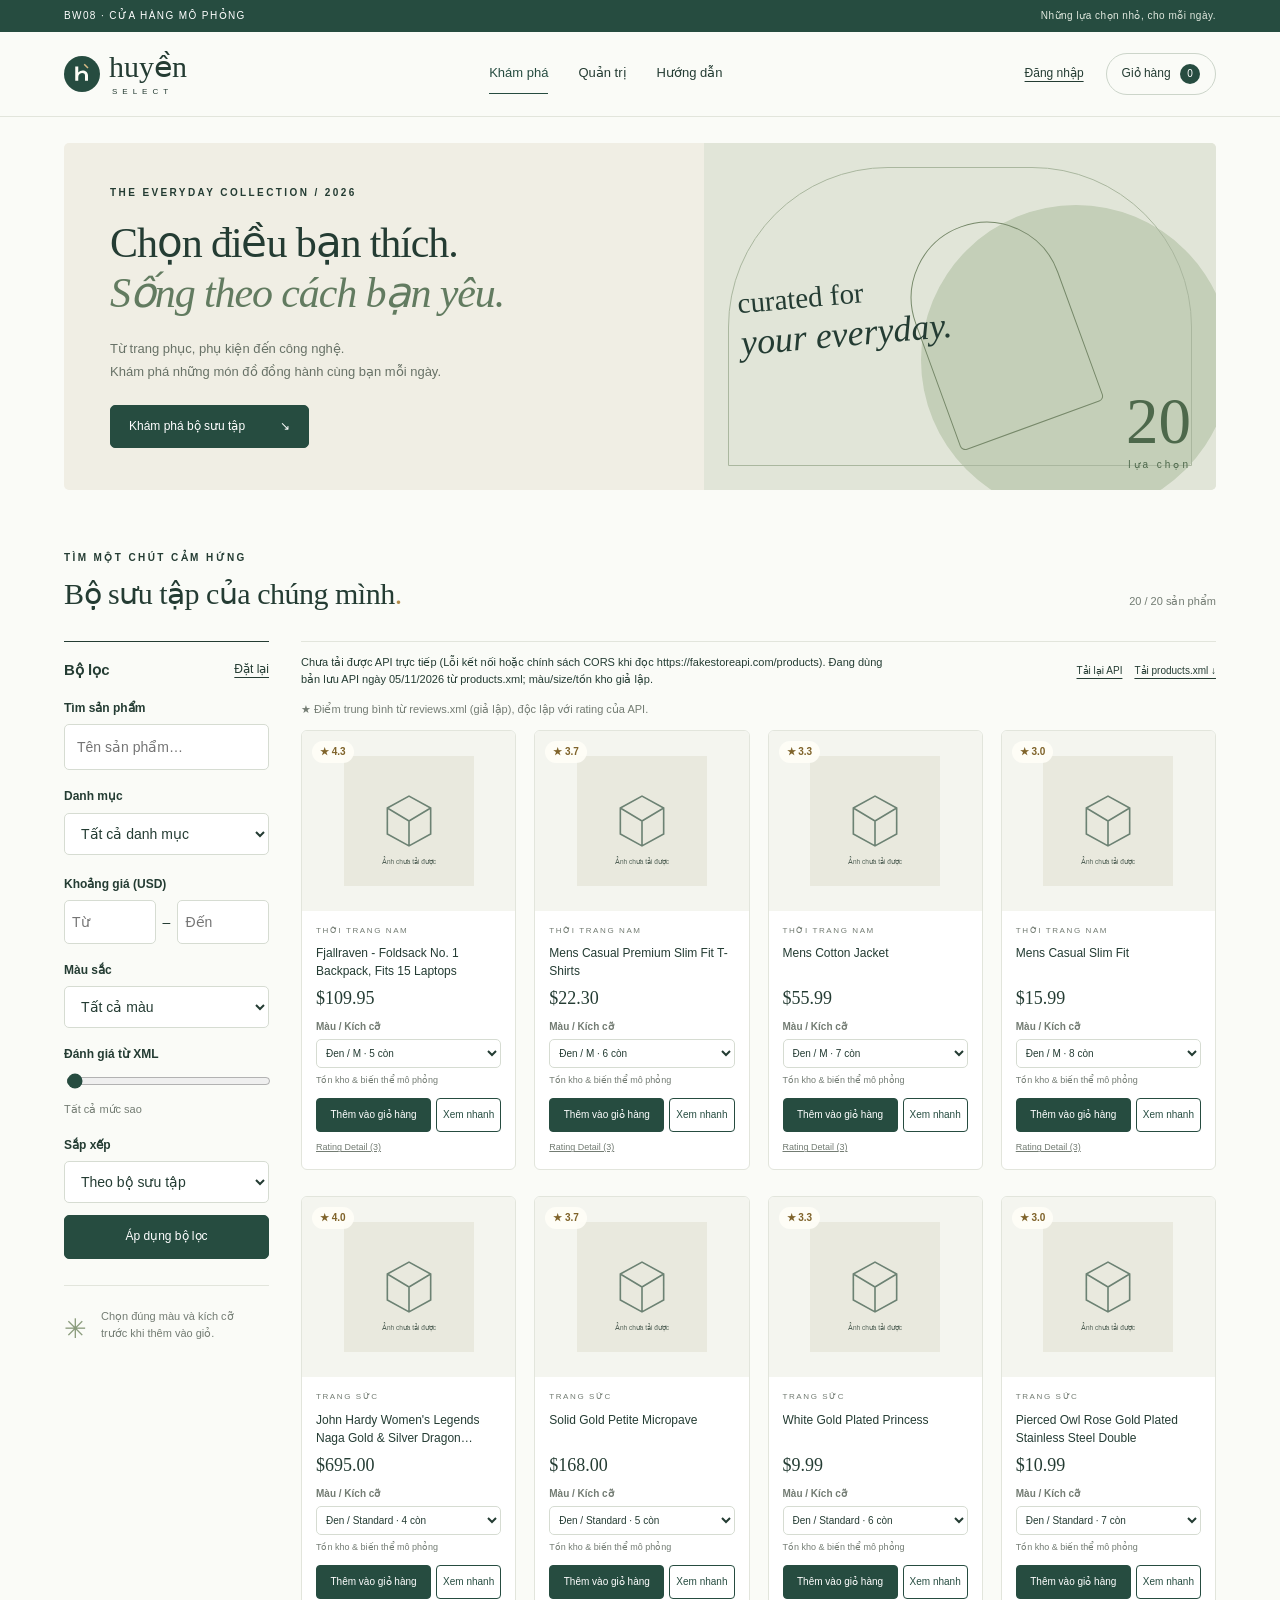
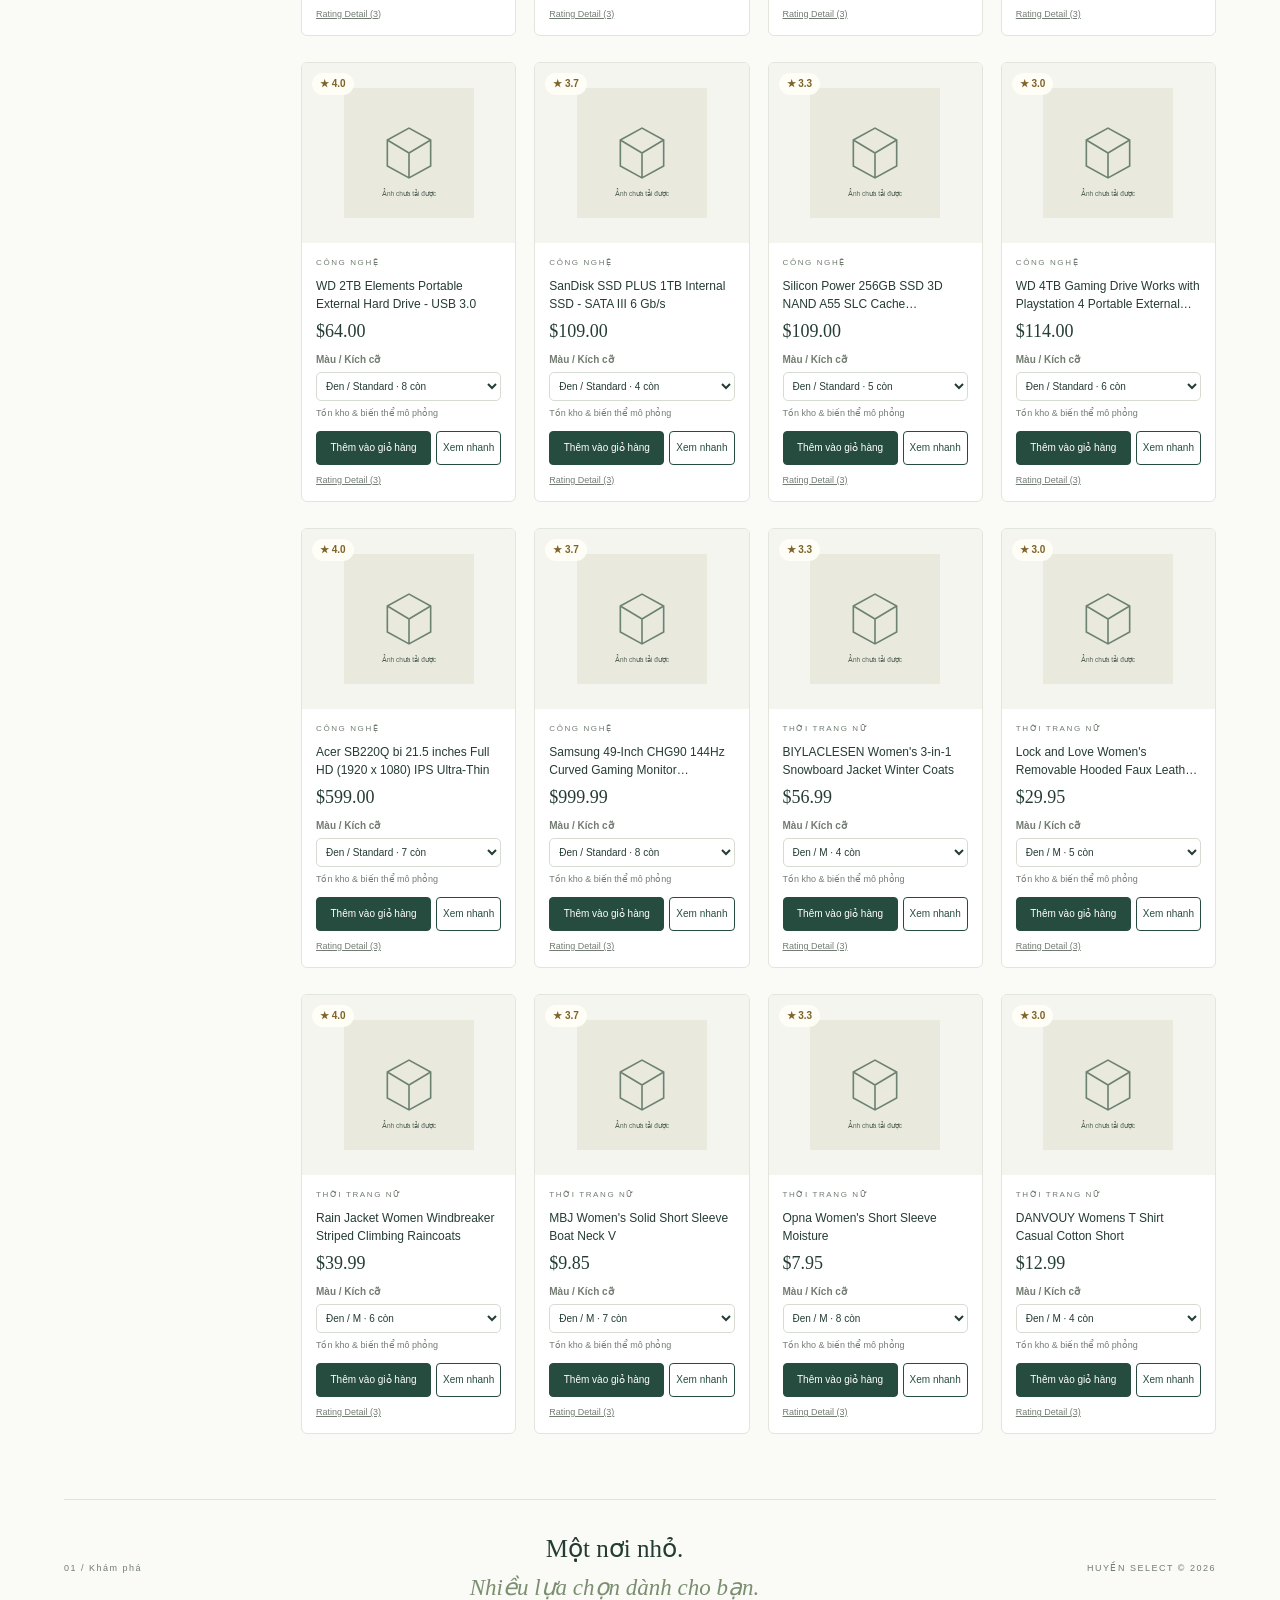
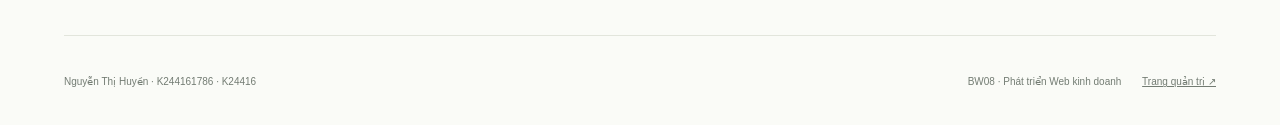
<file: index.html>
<!DOCTYPE html>
<html lang="vi">
<head>
    <meta charset="UTF-8">
    <meta name="viewport" content="width=device-width, initial-scale=1">
    <meta name="description" content="Huyền Select — cửa hàng mô phỏng môn Phát triển Web kinh doanh, đề BW08.">
    <title>Huyền Select | Bộ sưu tập mỗi ngày</title>
    <link rel="icon" href="images/mark.svg" type="image/svg+xml">
    <link rel="stylesheet" href="css/main.css">
    <script src="js/common.js" defer></script>
    <script src="js/store.js" defer></script>
</head>
<body>
    <div class="top-note">BW08 · CỬA HÀNG MÔ PHỎNG <span>Những lựa chọn nhỏ, cho mỗi ngày.</span></div>
    <header class="site-header">
        <a class="brand" href="index.html" aria-label="Huyền Select trang chủ"><img src="images/mark.svg" alt="" width="36" height="36"><span>huyền<span class="brand-sub">SELECT</span></span></a>
        <nav aria-label="Điều hướng chính"><a href="#catalog" class="active">Khám phá</a><a href="admin.html">Quản trị</a><a href="docs/HUONG-DAN.md">Hướng dẫn</a></nav>
        <div class="header-actions"><button id="customerButton" class="text-button">Đăng nhập</button><div class="cart-anchor"><button id="cartToggle" class="cart-toggle" aria-expanded="false" aria-controls="miniCart">Giỏ hàng <span id="cartCount" class="count">0</span></button>
            <section id="miniCart" class="mini-cart" aria-label="Giỏ hàng của bạn" hidden><div class="panel-heading"><h2>Giỏ hàng của bạn</h2><button id="closeCart" class="icon-button" aria-label="Đóng giỏ hàng">×</button></div><div id="cartItems"></div><div class="cart-total"><span>Tạm tính</span><strong id="cartTotal">$0.00</strong></div><p class="hint">Giá USD theo API · Không thu tiền thật.</p><button id="checkoutButton" class="primary wide" disabled>Thanh toán →</button></section>
        </div></div>
    </header>
    <main>
        <section class="hero" aria-labelledby="heroTitle"><div><p class="eyebrow">THE EVERYDAY COLLECTION / 2026</p><h1 id="heroTitle">Chọn điều bạn thích.<br><em>Sống theo cách bạn yêu.</em></h1><p>Từ trang phục, phụ kiện đến công nghệ.<br>Khám phá những món đồ đồng hành cùng bạn mỗi ngày.</p><a class="primary inline-button" href="#catalog">Khám phá bộ sưu tập <span>↘</span></a></div><div class="hero-art" aria-hidden="true"><span class="art-circle"></span><span class="art-line"></span><span class="art-label">curated for<br><i>your everyday.</i></span><span class="art-number">20<span>lựa chọn</span></span></div></section>
        <section id="catalog" class="catalog" aria-labelledby="catalogTitle">
            <div class="catalog-heading"><div><p class="eyebrow">TÌM MỘT CHÚT CẢM HỨNG</p><h2 id="catalogTitle">Bộ sưu tập của chúng mình<span class="dot">.</span></h2></div><span id="resultCount" class="hint" aria-live="polite">Đang tải sản phẩm…</span></div>
            <div class="shop-layout">
                <aside class="filters" aria-labelledby="filterTitle"><div class="panel-heading"><h3 id="filterTitle">Bộ lọc</h3><button type="reset" form="searchForm" class="text-button">Đặt lại</button></div>
                    <form id="searchForm">
                        <label for="searchText">Tìm sản phẩm</label><input id="searchText" type="search" maxlength="100" placeholder="Tên sản phẩm…">
                        <label for="category">Danh mục</label><select id="category"><option value="">Tất cả danh mục</option></select>
                        <fieldset><legend>Khoảng giá (USD)</legend><div class="price-range"><label class="sr-only" for="minPrice">Giá từ</label><input id="minPrice" type="number" min="0" max="100000" step="0.01" placeholder="Từ"><span>–</span><label class="sr-only" for="maxPrice">Giá đến</label><input id="maxPrice" type="number" min="0" max="100000" step="0.01" placeholder="Đến"></div></fieldset>
                        <label for="color">Màu sắc</label><select id="color"><option value="">Tất cả màu</option><option value="black">Đen</option><option value="cream">Kem</option></select>
                        <label for="minRating">Đánh giá từ XML</label><input id="minRating" type="range" min="0" max="5" step="0.5" value="0"><output id="ratingValue" for="minRating">Tất cả mức sao</output>
                        <label for="sortBy">Sắp xếp</label><select id="sortBy"><option value="default">Theo bộ sưu tập</option><option value="priceAsc">Giá tăng dần</option><option value="priceDesc">Giá giảm dần</option><option value="rating">Đánh giá cao nhất</option></select>
                        <p id="filterError" class="field-error" role="alert"></p><button class="primary wide" type="submit">Áp dụng bộ lọc</button>
                    </form>
                    <div class="filter-foot"><span class="tiny-star">✳</span><p>Chọn đúng màu và kích cỡ<br>trước khi thêm vào giỏ.</p></div>
                </aside>
                <div class="catalog-content"><div class="data-bar"><p id="dataStatus" role="status">Đang kết nối Fake Store API…</p><div><button id="reloadApi" class="text-button">Tải lại API</button><button id="downloadXml" class="text-button" disabled>Tải products.xml ↓</button></div></div><p id="reviewStatus" class="hint"></p><div id="productGrid" class="product-grid" aria-busy="true"></div><div id="emptyState" class="empty-state" hidden><h3>Chưa tìm thấy món đồ phù hợp</h3><p>Thử thay đổi khoảng giá, danh mục hoặc đánh giá nhé.</p><button id="resetFilters" class="secondary">Xóa bộ lọc</button></div></div>
            </div>
        </section>
        <section class="bottom-note"><span>01 / Khám phá</span><p>Một nơi nhỏ.<br><em>Nhiều lựa chọn dành cho bạn.</em></p><span>HUYỀN SELECT © 2026</span></section>
    </main>
    <footer class="site-footer"><p>Nguyễn Thị Huyền · K244161786 · K24416</p><p>BW08 · Phát triển Web kinh doanh <a href="admin.html">Trang quản trị ↗</a></p></footer>
    <dialog id="quickDialog" class="quick-dialog"><button class="dialog-close icon-button" data-close="quickDialog" aria-label="Đóng xem nhanh">×</button><div id="quickContent"></div></dialog>
    <dialog id="ratingDialog"><div class="panel-heading"><h2>Rating Detail</h2><button class="icon-button" data-close="ratingDialog" aria-label="Đóng đánh giá">×</button></div><p class="hint">Đánh giá từ reviews.xml — dữ liệu giả lập.</p><div id="ratingContent"></div></dialog>
    <dialog id="loginDialog"><div class="panel-heading"><h2>Chào bạn quay lại</h2><button class="icon-button" data-close="loginDialog" aria-label="Đóng đăng nhập">×</button></div><p class="hint">Tài khoản khách hàng mô phỏng: khach@bw08.test / KhachBW08!</p><form id="customerLogin"><label for="customerEmail">Email</label><input id="customerEmail" type="email" required autocomplete="username"><label for="customerPassword">Mật khẩu mô phỏng</label><input id="customerPassword" type="password" required autocomplete="current-password"><p id="loginError" class="field-error" role="alert"></p><button class="primary wide">Đăng nhập</button></form></dialog>
    <dialog id="checkoutDialog"><div class="panel-heading"><h2>Thông tin giao hàng</h2><button class="icon-button" data-close="checkoutDialog" aria-label="Đóng thanh toán">×</button></div><p class="hint">Thanh toán giả lập · Không gửi thông tin đến API sản phẩm.</p><form id="checkoutForm" novalidate><label for="fullName">Họ tên người nhận</label><input id="fullName" required minlength="2" maxlength="80" autocomplete="name"><p id="fullNameError" class="field-error"></p><label for="phone">Số điện thoại Việt Nam</label><input id="phone" type="tel" required pattern="(0|\+84)(3|5|7|8|9)[0-9]{8}" placeholder="0901234567" autocomplete="tel" aria-describedby="phoneError"><p id="phoneError" class="field-error"></p><label for="email">Email</label><input id="email" type="email" required maxlength="120" autocomplete="email" aria-describedby="emailError"><p id="emailError" class="field-error"></p><label for="address">Địa chỉ giao hàng</label><textarea id="address" required minlength="8" maxlength="300" autocomplete="street-address"></textarea><p id="addressError" class="field-error"></p><div class="cart-total"><span>Tổng thanh toán</span><strong id="checkoutTotal"></strong></div><p id="checkoutStatus" role="status"></p><button id="placeOrder" class="primary wide">Xác nhận thanh toán giả lập</button></form></dialog>
    <div id="toast" class="toast" role="status" hidden></div>
    <noscript><p class="empty-state">Cần bật JavaScript để đọc sản phẩm, đánh giá và sử dụng giỏ hàng.</p></noscript>
</body>
</html>
</file>
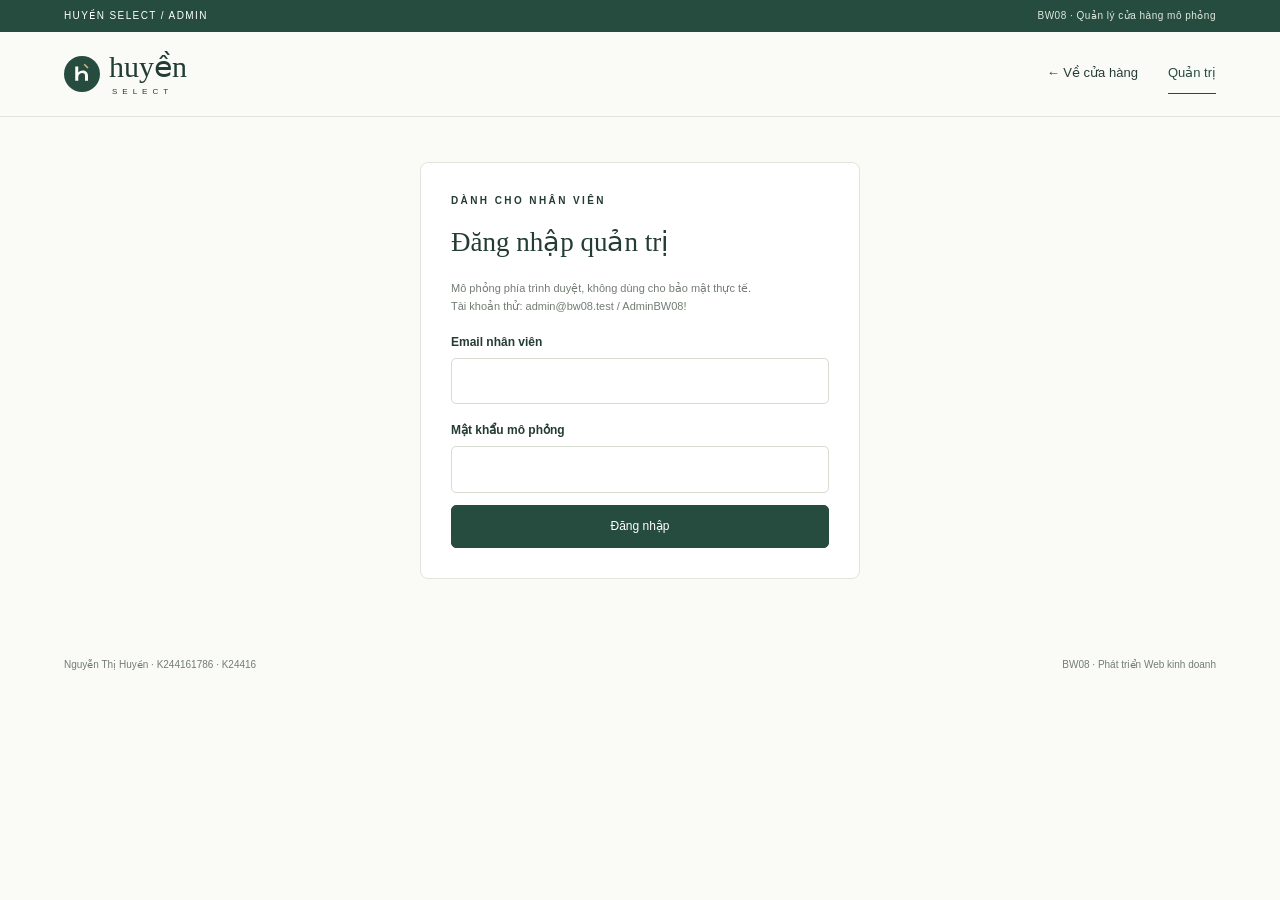
<file: admin.html>
<!DOCTYPE html>
<html lang="vi">
<head><meta charset="UTF-8"><meta name="viewport" content="width=device-width, initial-scale=1"><title>Quản trị | Huyền Select</title><link rel="icon" href="images/mark.svg" type="image/svg+xml"><link rel="stylesheet" href="css/main.css"><script src="js/common.js" defer></script><script src="js/admin.js" defer></script></head>
<body>
    <div class="top-note">HUYỀN SELECT / ADMIN <span>BW08 · Quản lý cửa hàng mô phỏng</span></div>
    <header class="site-header"><a class="brand" href="index.html"><img src="images/mark.svg" alt="" width="36" height="36"><span>huyền<span class="brand-sub">SELECT</span></span></a><nav aria-label="Điều hướng quản trị"><a href="index.html">← Về cửa hàng</a><a href="admin.html" class="active">Quản trị</a></nav><button id="logout" class="secondary" hidden>Đăng xuất</button></header>
    <main class="admin-main">
        <section id="adminLoginPanel" class="login-panel"><p class="eyebrow">DÀNH CHO NHÂN VIÊN</p><h1>Đăng nhập quản trị</h1><p class="hint">Mô phỏng phía trình duyệt, không dùng cho bảo mật thực tế.<br>Tài khoản thử: admin@bw08.test / AdminBW08!</p><form id="adminLogin"><label for="adminEmail">Email nhân viên</label><input id="adminEmail" type="email" required autocomplete="username"><label for="adminPassword">Mật khẩu mô phỏng</label><input id="adminPassword" type="password" required autocomplete="current-password"><p id="adminLoginError" class="field-error" role="alert"></p><button id="adminLoginButton" class="primary wide" disabled>Đăng nhập</button></form></section>
        <section id="dashboard" hidden aria-labelledby="dashboardTitle"><div class="admin-title"><div><p class="eyebrow">TỔNG QUAN CỬA HÀNG</p><h1 id="dashboardTitle">Một ngày kinh doanh<span class="dot">.</span></h1><p id="employeeName" class="hint"></p></div><div class="admin-tools"><button id="refreshAdmin" class="secondary">Làm mới dữ liệu</button><button id="exportOrders" class="primary">Xuất đơn hàng XML ↓</button></div></div>
            <p id="adminStatus" role="status" class="admin-note"></p>
            <div class="stats"><article class="stat"><p>Tổng đơn hàng</p><strong id="statOrders">0</strong></article><article class="stat"><p>Đơn chờ xác nhận</p><strong id="statPending">0</strong></article><article class="stat"><p>Doanh thu đã giao</p><strong id="statRevenue">$0.00</strong></article><article class="stat"><p>Sản phẩm đã giao</p><strong id="statSold">0</strong></article></div>
            <section class="admin-section"><div class="panel-heading"><h2>Đơn hàng</h2><div class="admin-tools"><label class="sr-only" for="orderFilter">Lọc trạng thái đơn</label><select id="orderFilter"><option value="">Tất cả trạng thái</option><option value="pending">Chờ xác nhận</option><option value="processing">Đang xử lý</option><option value="delivered">Đã giao</option><option value="cancelled">Đã hủy</option></select></div></div><p class="hint">Đơn mẫu từ carts.xml + đơn thanh toán giả lập lưu trên trình duyệt này.</p><div class="table-wrap"><table><thead><tr><th>Mã / ngày đặt</th><th>Khách hàng</th><th>Nhân viên</th><th>Tổng tiền</th><th>Trạng thái</th><th>Chi tiết</th></tr></thead><tbody id="orderTable"></tbody></table></div><p id="noOrders" class="hint" hidden>Không có đơn phù hợp.</p></section>
            <section class="admin-section"><h2>Sản phẩm đã bán</h2><p class="hint">Chỉ tính đơn “Đã giao”; loại đơn hủy, chờ xác nhận và đang xử lý.</p><div class="table-wrap"><table><thead><tr><th>Sản phẩm</th><th>Số lượng</th><th>Doanh thu</th><th>Tỷ trọng số lượng</th></tr></thead><tbody id="soldTable"></tbody></table></div></section>
            <section class="admin-section"><h2>Tồn kho mô phỏng theo biến thể</h2><p class="hint">Tồn kho mốc từ products.xml; trừ đơn mới chưa hủy. Đơn mẫu đã phản ánh trong tồn kho mốc.</p><div class="table-wrap"><table><thead><tr><th>Mã</th><th>Sản phẩm</th><th>Màu / size</th><th>Còn lại</th></tr></thead><tbody id="inventoryTable"></tbody></table></div></section>
        </section>
    </main>
    <footer class="site-footer"><p>Nguyễn Thị Huyền · K244161786 · K24416</p><p>BW08 · Phát triển Web kinh doanh</p></footer>
    <dialog id="orderDialog"><div class="panel-heading"><h2>Chi tiết đơn hàng</h2><button class="icon-button" data-close="orderDialog" aria-label="Đóng chi tiết đơn">×</button></div><div id="orderDetail"></div></dialog>
    <noscript><p>Cần bật JavaScript để sử dụng quản trị.</p></noscript>
</body></html>
</file>
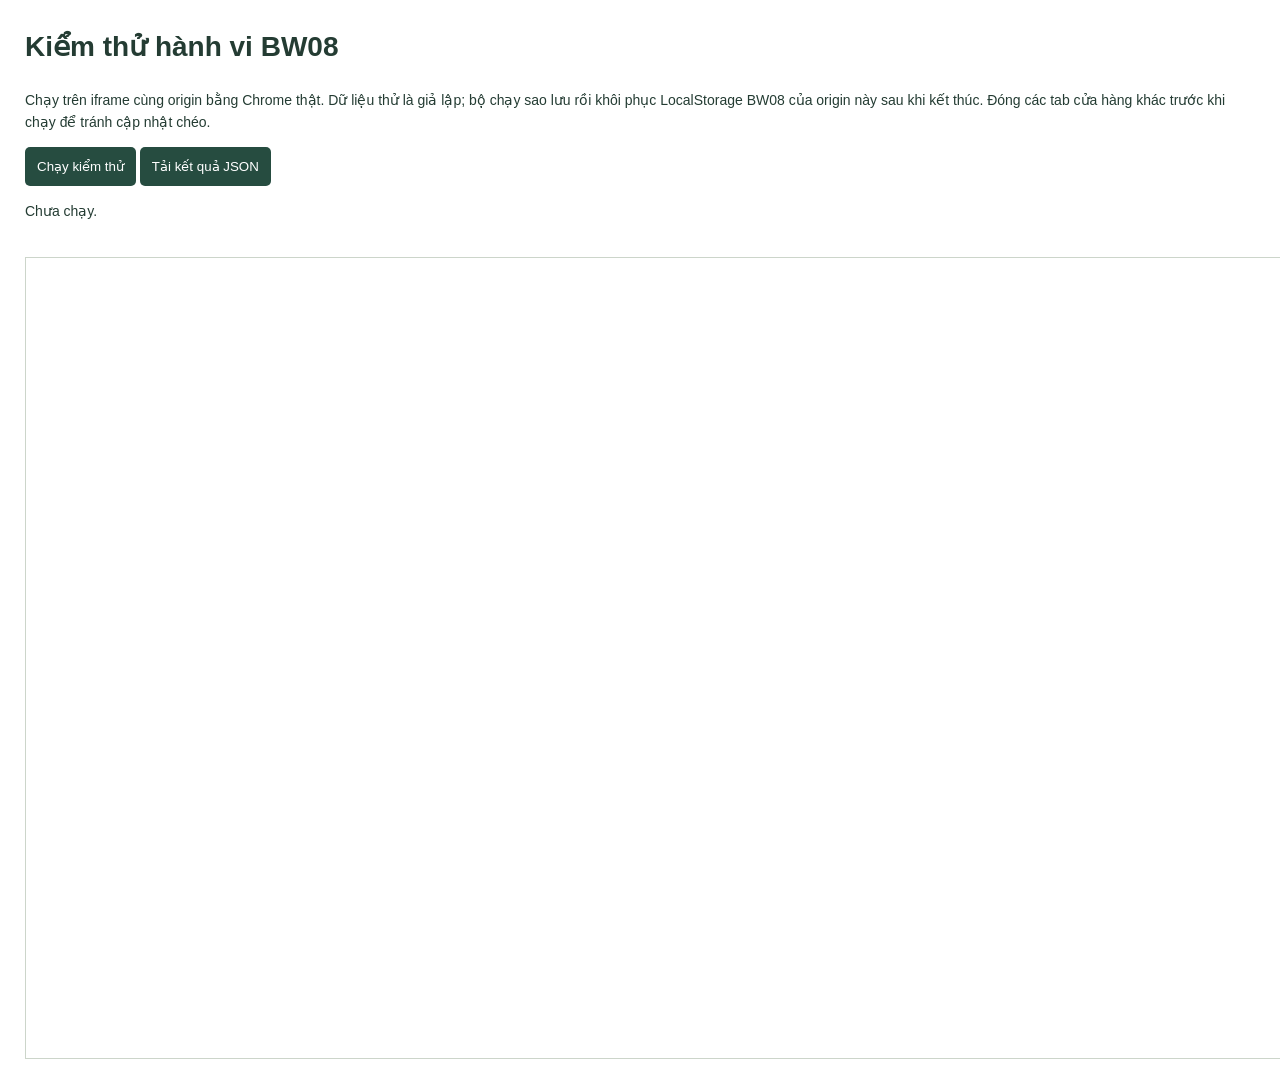
<file: kiemthu.html>
<!DOCTYPE html>
<html lang="vi"><head><meta charset="UTF-8"><meta name="viewport" content="width=device-width, initial-scale=1"><title>Kiểm thử BW08</title><style>body{font:14px/1.6 Arial;margin:25px;color:#243c33}button{padding:12px;background:#264c40;color:white;border:0;border-radius:5px;cursor:pointer}iframe{width:1280px;max-width:none;height:800px;border:1px solid #ccd5ca;margin-top:20px}li{padding:6px}.pass{color:#24653b}.fail{color:#a23535}.pending{color:#876c2f}pre{white-space:pre-wrap}#results{max-width:1000px}</style></head><body><h1>Kiểm thử hành vi BW08</h1><p>Chạy trên iframe cùng origin bằng Chrome thật. Dữ liệu thử là giả lập; bộ chạy sao lưu rồi khôi phục LocalStorage BW08 của origin này sau khi kết thúc. Đóng các tab cửa hàng khác trước khi chạy để tránh cập nhật chéo.</p><button id="run">Chạy kiểm thử</button> <button id="download" disabled>Tải kết quả JSON</button><p id="summary" role="status">Chưa chạy.</p><ol id="results"></ol><iframe id="app" title="Ứng dụng được kiểm thử"></iframe><script src="js/kiemthu.js"></script></body></html>
</file>
<file: css/main.css>
:root{--green:#264c40;--ink:#243c33;--muted:#737c73;--line:#e2e5dc;--paper:#fafbf7;--cream:#f0eee4;--gold:#b28b4a;--danger:#a23535;--shadow:0 18px 70px #263e3320}
*{box-sizing:border-box}html{scroll-behavior:smooth;scroll-padding-top:100px}body{margin:0;background:var(--paper);color:var(--ink);font:14px/1.6 Arial,Helvetica,sans-serif}button,input,select,textarea{font:inherit}button,a,input,select,textarea{touch-action:manipulation}a{color:inherit;text-decoration:none}button{cursor:pointer}button:disabled{opacity:.5;cursor:not-allowed}button:focus-visible,a:focus-visible{outline:3px solid #b08c4d;outline-offset:4px}img{max-width:100%}h1,h2,h3,p{margin-top:0}button{border:0;background:none;color:inherit}input,select,textarea{width:100%;padding:11px 12px;border:1px solid #d6dcd2;border-radius:5px;background:#fff;color:var(--ink)}input:focus,select:focus,textarea:focus{outline:2px solid #7b9989;outline-offset:1px}input[type=range]{padding:0;accent-color:var(--green)}textarea{resize:vertical;min-height:78px}label,legend{font-size:12px;font-weight:600}label{display:block;margin:17px 0 6px}fieldset{margin:20px 0 0;border:0;padding:0}legend{padding:0 0 6px}dialog{border:1px solid var(--line);border-radius:12px;box-shadow:var(--shadow);color:var(--ink);width:min(520px,calc(100% - 32px));padding:28px;max-height:88vh;overflow:auto}dialog::backdrop{background:#152e2580;backdrop-filter:blur(3px)}[hidden]{display:none!important}
.top-note{padding:8px 5%;background:var(--green);color:#fff;font-size:10px;letter-spacing:1.4px;display:flex;justify-content:space-between}.top-note span{letter-spacing:.5px;color:#e1e9df}.site-header{display:flex;align-items:center;gap:30px;justify-content:space-between;padding:20px 5%;border-bottom:1px solid var(--line);background:var(--paper);position:relative;z-index:20}.brand{display:flex;align-items:center;gap:9px;font-family:Georgia,serif;font-size:30px;line-height:1}.brand-sub{display:block;font:8px Arial,sans-serif;letter-spacing:5px;margin:5px 0 0 3px}.site-header nav{display:flex;gap:30px;font-size:13px}.site-header nav a{padding:9px 0}.site-header nav a:hover,.site-header nav .active{color:var(--green);border-bottom:1px solid var(--green)}.header-actions{display:flex;gap:22px;align-items:center}.text-button{font-size:12px;text-decoration:underline;text-underline-offset:4px;padding:2px 0}.text-button:hover{color:#8e713d}.cart-toggle{border:1px solid #ccd5ca;padding:10px 15px;border-radius:24px;font-size:12px;white-space:nowrap}.count{display:inline-grid;place-items:center;background:var(--green);color:white;border-radius:50%;font-size:10px;min-width:20px;height:20px;margin-left:6px}.cart-anchor{position:relative}.mini-cart{position:absolute;right:0;top:calc(100% + 15px);width:390px;max-width:calc(100vw - 24px);padding:24px;background:#fff;border:1px solid var(--line);border-radius:12px;box-shadow:var(--shadow);z-index:50}.mini-cart h2{font-size:18px}.mini-cart #cartItems{max-height:45vh;overflow:auto}.panel-heading{display:flex;align-items:center;justify-content:space-between;gap:12px}.panel-heading h2,.panel-heading h3{margin:0}.icon-button{font-size:24px;line-height:1;padding:6px}.hero{display:grid;grid-template-columns:1.25fr 1fr;margin:26px 5% 60px;min-height:340px;background:var(--cream);overflow:hidden;border-radius:5px}.hero>div:first-child{padding:42px 46px}.eyebrow{font-size:10px;font-weight:600;letter-spacing:2.4px;margin-bottom:17px}.hero h1{font:42px/1.2 Georgia,'Times New Roman',serif;letter-spacing:-1.1px;margin-bottom:18px}.hero em{font-weight:400;color:#627b60}.hero p:not(.eyebrow){font-size:13px;line-height:1.8;color:#687267}.primary,.secondary{padding:11px 18px;border-radius:5px;border:1px solid var(--green);font-size:12px}.primary{background:var(--green);color:white}.primary:hover:not(:disabled){background:#16382c}.secondary{background:transparent;color:var(--green)}.secondary:hover{background:#eff3eb}.wide{width:100%}.inline-button{display:inline-flex;gap:35px;align-items:center;margin-top:8px}.hero-art{position:relative;background:#e1e5d8;overflow:hidden;display:flex;align-items:center;padding:35px}.art-circle{position:absolute;width:310px;height:310px;background:#c4cfb8;border-radius:50%;right:-15px;top:62px}.art-circle::before{content:"";position:absolute;width:150px;height:210px;border:1px solid #77896a;border-radius:80px 80px 6px 6px;transform:rotate(-20deg);left:0;top:15px}.art-line{position:absolute;inset:24px;border:1px solid #aab79f;border-radius:160px 160px 0 0}.art-label{font:29px/1.25 Georgia,serif;z-index:1;transform:rotate(-5deg)}.art-label i{font-size:36px}.art-number{position:absolute;bottom:20px;right:25px;font:65px Georgia,serif;color:#4d684b}.art-number span{display:block;font:10px Arial;text-align:right;letter-spacing:3px}.catalog{margin:0 5% 65px}.catalog-heading{display:flex;justify-content:space-between;align-items:end;margin-bottom:30px;gap:16px}.catalog-heading h2{font:30px Georgia,serif;margin-bottom:0;letter-spacing:-.5px}.catalog-heading .eyebrow{margin-bottom:10px}.dot{color:var(--gold)}.shop-layout{display:grid;grid-template-columns:205px minmax(0,1fr);gap:32px}.filters{border-top:1px solid var(--ink);padding-top:16px;align-self:start}.filters h3{font-size:15px}.price-range{display:flex;gap:7px;align-items:center}.price-range input{min-width:0;padding:10px 7px}.filters output{font-size:11px;color:var(--muted)}.filter-foot{display:flex;gap:14px;border-top:1px solid var(--line);margin-top:26px;padding-top:22px;color:var(--muted);font-size:11px}.tiny-star{font-size:27px;color:#8b9c7d}.hint{color:var(--muted);font-size:11px}.data-bar{border-top:1px solid var(--line);padding:12px 0;display:flex;justify-content:space-between;gap:12px;font-size:11px;align-items:center}.data-bar p{margin:0;max-width:65%}.data-bar>div{display:flex;gap:12px;flex-wrap:wrap}.data-bar button{font-size:10px}.product-grid{display:grid;grid-template-columns:repeat(4,minmax(0,1fr));gap:26px 18px}.product-card{min-width:0;border:1px solid var(--line);border-radius:6px;overflow:hidden;background:#fff;display:flex;flex-direction:column;transition:transform .2s,box-shadow .2s}.product-card:hover{transform:translateY(-3px);box-shadow:0 10px 24px #283c3010}.product-image{position:relative;height:180px;padding:25px;background:#f4f5ef;display:flex;justify-content:center;align-items:center}.product-image img{height:100%;width:100%;object-fit:contain;mix-blend-mode:multiply}.rating-badge{position:absolute;top:10px;left:10px;border-radius:20px;background:#fffef8e8;padding:3px 8px;color:#7f632a;font-size:10px;font-weight:bold}.product-info{padding:14px;display:flex;flex-direction:column;flex:1}.product-category{font-size:8px;letter-spacing:1.6px;text-transform:uppercase;color:var(--muted);margin-bottom:7px}.product-card h3{font-size:12px;font-weight:500;line-height:1.5;margin:0 0 8px;min-height:36px;display:-webkit-box;-webkit-line-clamp:2;-webkit-box-orient:vertical;overflow:hidden}.product-price{font:18px Georgia,serif;margin-bottom:10px}.product-info label{margin:0 0 4px;font-size:10px;color:var(--muted)}.variant-select{padding:7px 5px;font-size:10px;margin-bottom:5px}.stock-note{font-size:9px;color:var(--muted);min-height:17px}.card-actions{display:flex;gap:5px;margin-top:auto;padding-top:8px}.card-actions button{font-size:10px;padding:8px 6px;border-radius:4px}.card-actions .primary{flex:1}.rating-detail{align-self:start;font-size:9px;text-decoration:underline;padding:8px 0 0;color:var(--muted)}.field-error{font-size:11px;color:var(--danger);margin:5px 0;min-height:2px}.field-error:not(:empty){min-height:17px}[aria-invalid=true]{border-color:var(--danger)}.empty-state{text-align:center;background:#f1f3eb;padding:42px 20px;border-radius:5px}.bottom-note{border-top:1px solid var(--line);border-bottom:1px solid var(--line);display:flex;align-items:center;justify-content:space-between;margin:0 5% 30px;padding:30px 0}.bottom-note>span{font-size:9px;letter-spacing:1.5px;color:var(--muted)}.bottom-note p{text-align:center;font:25px Georgia,serif;margin:0;line-height:1.5}.bottom-note em{font-size:23px;color:#7c8e70}.site-footer{padding:8px 5% 25px;display:flex;justify-content:space-between;font-size:10px;color:var(--muted);gap:15px}.site-footer a{margin-left:18px;text-decoration:underline}.cart-row{border-bottom:1px solid var(--line);padding:12px 0;display:grid;grid-template-columns:42px 1fr;gap:10px}.cart-row img{width:42px;height:52px;object-fit:contain}.cart-row h3{font-size:11px;margin:0}.cart-row p{font-size:10px;margin:2px 0}.quantity-controls{display:flex;gap:8px;align-items:center;font-size:12px}.quantity-controls button{border:1px solid var(--line);width:24px;height:25px;border-radius:3px}.quantity-controls .remove{width:auto;border:0;font-size:10px;text-decoration:underline;margin-left:auto}.cart-total{display:flex;justify-content:space-between;padding:16px 0;font-size:14px}.toast{position:fixed;bottom:25px;left:50%;transform:translateX(-50%);background:var(--green);color:white;padding:12px 22px;border-radius:8px;box-shadow:var(--shadow);z-index:100;font-size:12px;max-width:90%;text-align:center}.dialog-close{position:absolute;right:10px;top:10px}.quick-dialog{width:min(760px,calc(100% - 32px))}.quick-layout{display:grid;grid-template-columns:1fr 1.2fr;gap:30px;align-items:start}.quick-layout img{object-fit:contain;width:100%;height:280px;padding:20px;background:#f5f5ef}.quick-layout h2{font:23px/1.35 Georgia,serif;margin-top:15px}.quick-layout p{font-size:12px}.review-row{border-top:1px solid var(--line);padding:15px 0}.review-row h3{font-size:13px;margin:0}.review-row p{font-size:12px;margin:5px 0 0}.sr-only{position:absolute;width:1px;height:1px;padding:0;margin:-1px;overflow:hidden;clip:rect(0,0,0,0);white-space:nowrap;border:0}.skeleton{pointer-events:none;min-height:344px;background:white;border:1px solid var(--line);border-radius:6px;overflow:hidden}.skeleton div{height:180px;background:#e9ece3;position:relative;overflow:hidden}.skeleton div::after{content:"";position:absolute;inset:0;transform:translateX(-100%);background:linear-gradient(90deg,transparent,#ffffffaa,transparent);animation:shimmer 1.25s infinite}.skeleton p{height:11px;background:#ecede7;margin:17px 15px;width:70%}.skeleton p:last-child{width:40%}@keyframes shimmer{to{transform:translateX(100%)}}@media(prefers-reduced-motion:reduce){html{scroll-behavior:auto}.skeleton div::after{animation:none}.product-card{transition:none}}
/* Quan tri su dung cung he mau, khong dung framework. */
.admin-main{margin:40px 5% 70px}.admin-title{display:flex;justify-content:space-between;align-items:end;gap:20px;margin-bottom:30px}.admin-title h1{font:36px Georgia,serif;margin:0}.login-panel{max-width:440px;margin:45px auto;padding:30px;border:1px solid var(--line);background:white;border-radius:8px}.login-panel h1{font:27px Georgia,serif}.stats{display:grid;grid-template-columns:repeat(4,1fr);gap:18px;margin:25px 0}.stat{padding:22px;background:#edf1e8;border-radius:6px}.stat p{font-size:12px;color:var(--muted);margin-bottom:12px}.stat strong{font:29px Georgia,serif}.admin-section{background:white;padding:24px;border:1px solid var(--line);border-radius:7px;margin-bottom:25px}.admin-section h2{font:23px Georgia,serif}.table-wrap{overflow:auto}table{border-collapse:collapse;width:100%;font-size:12px;text-align:left}th{font-size:10px;color:var(--muted);background:#f3f5ee;font-weight:600;white-space:nowrap}th,td{padding:13px 12px;border-bottom:1px solid var(--line)}td select{font-size:11px;padding:6px;min-width:135px}.status-pill{font-size:10px;padding:4px 8px;border-radius:20px;background:#e8efdf;white-space:nowrap}.status-pill.cancelled{background:#f8e8e4;color:#943c32}.admin-tools{display:flex;gap:12px;align-items:center}.admin-tools select{width:auto;min-width:160px;font-size:12px}.order-line{border-bottom:1px solid var(--line);padding:12px 0}.bar-track{background:#edf0e8;min-width:100px;height:6px}.bar-fill{height:100%;background:#6c8d73}.admin-note{font-size:12px;color:var(--muted)}
@media(min-width:1500px){.hero,.catalog,.bottom-note{max-width:1390px;margin-left:auto;margin-right:auto}.product-image{height:220px}}
@media(max-width:1150px){.shop-layout{grid-template-columns:180px minmax(0,1fr);gap:22px}.product-grid{gap:18px 12px}.product-info{padding:10px}.card-actions{flex-direction:column}.hero h1{font-size:35px}.site-header nav{gap:20px}.hero>div:first-child{padding:36px}}
@media(max-width:1023px){.product-grid{grid-template-columns:repeat(2,minmax(0,1fr))}.product-image{height:220px}.card-actions{flex-direction:row}.hero-art{padding:20px}.art-label{font-size:24px}.art-label i{font-size:28px}.hero{grid-template-columns:1.4fr 1fr}.header-actions{gap:12px}.site-header nav{gap:14px}.stats{grid-template-columns:repeat(2,1fr)}}
@media(max-width:650px){.top-note span{display:none}.site-header{flex-wrap:wrap;padding:15px 5%;gap:15px}.site-header nav{order:3;width:100%;justify-content:center;border-top:1px solid var(--line);padding-top:7px}.brand{font-size:26px}.brand img{width:30px;height:30px}.header-actions{margin-left:auto}.hero{grid-template-columns:1fr;margin-top:18px;margin-bottom:35px}.hero>div:first-child{padding:28px}.hero h1{font-size:32px}.hero-art{display:none}.catalog-heading{align-items:start;flex-direction:column;margin-bottom:20px}.catalog-heading h2{font-size:26px}.shop-layout{grid-template-columns:1fr}.filters{background:#eff2e9;padding:16px;border-radius:5px}.filters form{display:grid;grid-template-columns:1fr 1fr;gap:6px 14px}.filters form>label{grid-column:1/-1;margin-top:7px}.filters form>input,.filters form>select,.filters form>fieldset,.filters form>output,.filters form>button,.filters form>.field-error{grid-column:1/-1}.filters fieldset{margin-top:6px}.filter-foot{display:none}.product-grid{grid-template-columns:1fr;gap:22px}.product-image{height:250px}.product-info{padding:18px}.product-card h3{font-size:14px;min-height:0}.product-category{font-size:10px}.product-price{font-size:22px}.variant-select,.card-actions button{font-size:12px;padding:10px}.stock-note,.rating-detail{font-size:11px}.bottom-note{flex-direction:column;gap:18px}.bottom-note p{font-size:22px}.site-footer{flex-direction:column;gap:0}.quick-layout{grid-template-columns:1fr;gap:10px}.quick-layout img{height:200px}.data-bar{align-items:start;flex-direction:column}.data-bar p{max-width:100%}.mini-cart{right:-5px}.admin-title{align-items:start;flex-direction:column}.admin-tools{flex-wrap:wrap}.stats{gap:10px}.stat{padding:17px}.stat strong{font-size:23px}.admin-section{padding:16px}}
</file>
